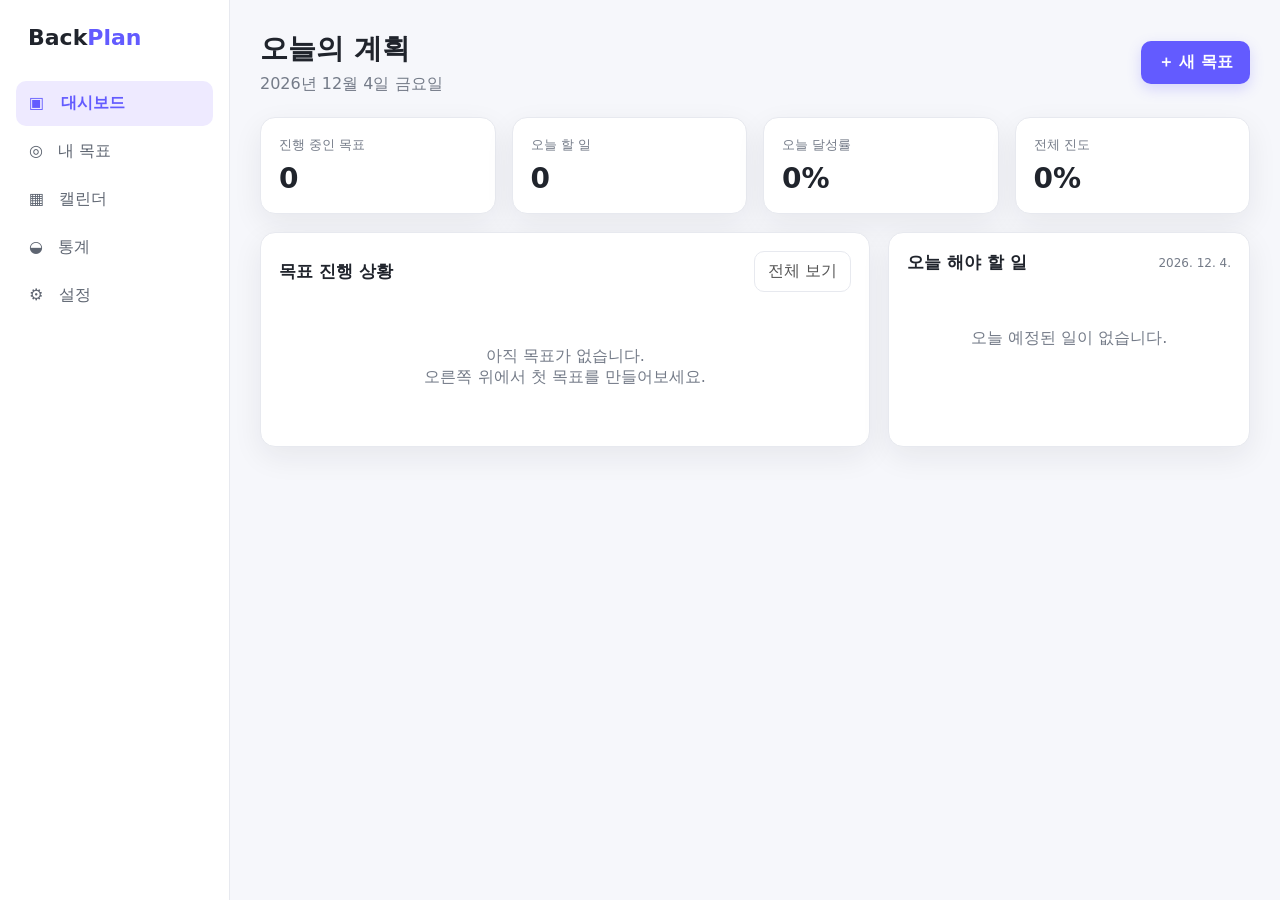
<file: v10/index.html>
<!doctype html>
<html lang="ko">
  <head>
    <meta charset="utf-8" />
    <meta name="viewport" content="width=device-width,initial-scale=1" />
    <title>BackPlan — 역산형 계획</title>
    <link rel="stylesheet" href="./style.css" />
  </head>
  <body>
    <div class="app">
      <aside class="side">
        <div class="logo">Back<span>Plan</span></div>
        <nav class="nav">
          <button class="active" data-page="dashboard">▣ &nbsp; 대시보드</button
          ><button data-page="goals">◎ &nbsp; 내 목표</button
          ><button data-page="calendar">▦ &nbsp; 캘린더</button
          ><button data-page="stats">◒ &nbsp; 통계</button
          ><button data-page="settings">⚙ &nbsp; 설정</button>
        </nav>
      </aside>
      <main class="main">
        <section id="dashboard" class="page active">
          <div class="top">
            <div class="title">
              <h1>오늘의 계획</h1>
              <p id="todayText"></p>
            </div>
            <button class="primary" id="newGoal">＋ 새 목표</button>
          </div>
          <div class="grid">
            <div class="card stat">
              <div class="label">진행 중인 목표</div>
              <div class="num" id="statGoals">0</div>
            </div>
            <div class="card stat">
              <div class="label">오늘 할 일</div>
              <div class="num" id="statTasks">0</div>
            </div>
            <div class="card stat">
              <div class="label">오늘 달성률</div>
              <div class="num" id="statRate">0%</div>
            </div>
            <div class="card stat">
              <div class="label">전체 진도</div>
              <div class="num" id="statProgress">0%</div>
            </div>
          </div>
          <div class="layout">
            <div class="card">
              <div class="section-title">
                <h2>목표 진행 상황</h2>
                <button class="secondary" id="viewAllGoals">전체 보기</button>
              </div>
              <div id="goalList"></div>
            </div>
            <div class="card">
              <div class="section-title">
                <h2>오늘 해야 할 일</h2>
                <span class="small" id="taskDate"></span>
              </div>
              <div id="todayTasks"></div>
              <div id="warning"></div>
            </div>
          </div>
        </section>
        <section id="goals" class="page">
          <div class="top">
            <div class="title">
              <h1>내 목표</h1>
              <p>
                최종 목표에서 실제 가능한 반복 주기로 오늘의 분량을 역산합니다.
              </p>
            </div>
            <button class="primary" id="newGoal2">＋ 새 목표</button>
          </div>
          <div class="card"><div id="allGoals"></div></div>
        </section>
        <section id="calendar" class="page">
          <div class="top">
            <div class="title">
              <h1 id="calendarTitle">연간 캘린더</h1>
              <p>
                계획 범위는 막대로, 월간·일간 화면에서 세부 일정을 확인하세요.
              </p>
            </div>
            <div class="month-nav">
              <button class="secondary" id="backAnnual">연간으로</button>
            </div>
          </div>
          <div id="annualView">
            <div class="section-title">
              <div>
                <b id="annualRangeText"></b>
                <div class="small">
                  월 헤더에 커서를 올리면 열 전체가 강조되고, 클릭하면 월간
                  캘린더로 이동합니다.
                </div>
              </div>
            </div>
            <div class="annual-wrap">
                <button class="secondary" id="editCalendarRange">
                  표시 기간 설정
                </button>
              <div id="annualGrid" class="annual"></div>
            </div>
            <div id="annualLegend" class="legend"></div>
          </div>
          <div id="monthlyView" style="display: none">
            <div class="section-title">
              <div>
                <b id="monthTitle"></b>
                <div class="small">
                  날짜를 클릭하면 해당 날짜의 체크리스트가 열립니다.
                </div>
              </div>
              <div class="month-nav">
                <button class="secondary" id="prevMonth">‹</button
                ><button class="secondary" id="nextMonth">›</button>
              </div>
            </div>
            <div id="monthGrid" class="month-grid"></div>
          </div>
        </section>
        <section id="stats" class="page">
          <div class="top">
            <div class="title">
              <h1>통계</h1>
              <p>계획과 실제 진도를 비교합니다.</p>
            </div>
          </div>
          <div class="grid">
            <div class="card stat">
              <div class="label">계획 달성률</div>
              <div class="num" id="sPlan">0%</div>
            </div>
            <div class="card stat">
              <div class="label">완료한 분량</div>
              <div class="num" id="sDone">0</div>
            </div>
            <div class="card stat">
              <div class="label">남은 분량</div>
              <div class="num" id="sRemain">0</div>
            </div>
            <div class="card stat">
              <div class="label">재계획 횟수</div>
              <div class="num" id="sReschedule">0</div>
            </div>
          </div>
          <div class="card" style="margin-top: 18px">
            <h2 style="font-size: 17px">목표별 통계</h2>
            <table class="plan-table">
              <thead>
                <tr>
                  <th>목표</th>
                  <th>진도</th>
                  <th>기간</th>
                  <th>주기</th>
                  <th>상태</th>
                </tr>
              </thead>
              <tbody id="statsTable"></tbody>
            </table>
          </div>
        </section>
        <section id="settings" class="page">
          <div class="top">
            <div class="title">
              <h1>설정</h1>
              <p>캘린더 표시 범위, 카테고리, 스탬프를 설정합니다.</p>
            </div>
          </div>
          <div class="card">
            <h2 style="font-size: 17px">역산 기본값</h2>
            <div class="form">
              <div class="row">
                <div class="field">
                  <label>기본 하루 최대 분량</label
                  ><input id="defaultLimit" type="number" min="1" />
                </div>
                <div class="field">
                  <label>일요일 가중치</label
                  ><input id="sunWeight" type="number" min="0" step="0.1" />
                </div>
              </div>
              <button class="primary" id="saveSettings">기본값 저장</button>
            </div>
          </div>
          <div class="card" style="margin-top: 18px">
            <div class="section-title">
              <h2 style="font-size: 17px">연간 캘린더 표시 범위</h2>
            </div>
            <div class="row">
              <div class="field">
                <label>시작 월</label><input id="calStart" type="month" />
              </div>
              <div class="field">
                <label>표시 개월 수 (최대 12개월)</label
                ><input id="calMonths" type="number" min="1" max="12" />
              </div>
            </div>
            <button class="primary" id="saveCalRange" style="margin-top: 12px">
              캘린더 범위 저장
            </button>
          </div>
          <div class="card" style="margin-top: 18px">
            <div class="section-title">
              <h2 style="font-size: 17px">카테고리</h2>
              <button class="secondary" id="addCategory">＋ 카테고리</button>
            </div>
            <div id="categoryList"></div>
          </div>
          <div class="card" style="margin-top: 18px">
            <h2 style="font-size: 17px">계획 스탬프 이미지</h2>
            <div class="field">
              <label>이미지 업로드</label
              ><input id="stampUpload" type="file" accept="image/*" />
              <div class="file-note">
                내 목표에서 목표를 클릭하면 스탬프판이 표시됩니다. 완료한 칸을
                클릭하면 이 이미지가 찍힙니다.
              </div>
              <img
                id="stampPreview"
                class="preview-img"
                style="display: none"
              />
            </div>
            <button class="secondary" id="clearStamp" style="margin-top: 10px">
              스탬프 이미지 삭제
            </button>
          </div>
        </section>
      </main>
    </div>
    <!-- goal modal -->
    <div class="modal-bg" id="goalModal">
      <div class="modal">
        <h2 id="goalModalTitle">새 목표 만들기</h2>
        <p class="small">
          마감일까지 선택한 주기에 해당하는 날에만 분량을 배분합니다.
        </p>
        <div class="form">
          <div class="field">
            <label>목표 이름</label
            ><input id="gTitle" placeholder="예: 수학 문제집" />
          </div>
          <div class="row">
            <div class="field">
              <label>단위</label
              ><select id="gUnit">
                <option value="PAGE">페이지</option>
                <option value="LECTURE">강</option>
                <option value="PROBLEM">문제</option>
                <option value="CHAPTER">단원</option>
                <option value="CUSTOM">직접 입력</option>
              </select>
            </div>
            <div class="field">
              <label>직접 입력 단위명</label
              ><input
                id="gCustomUnit"
                placeholder="예: 세트, 지문, 개념"
                disabled
              />
            </div>
          </div>
          <div class="row">
            <div class="field">
              <label>범위 시작</label
              ><input
                id="gRangeStart"
                type="number"
                min="1"
                placeholder="예: 9"
              />
            </div>
            <div class="field">
              <label>범위 끝</label
              ><input
                id="gRangeEnd"
                type="number"
                min="1"
                placeholder="예: 33"
              />
            </div>
          </div>
          <div class="row">
            <div class="field">
              <label
                >총량 <span class="small">(범위 입력 시 자동 계산)</span></label
              ><input id="gTotal" type="number" min="1" placeholder="24" />
            </div>
            <div class="field">
              <label>카테고리</label
              ><select id="gCategory"></select>
            </div>
          </div>
          <div class="row">
            <div class="field">
              <label>시작일</label><input id="gStart" type="date" />
            </div>
            <div class="field">
              <label>마감일</label><input id="gEnd" type="date" />
            </div>
          </div>
          <div class="row">
            <div class="field">
              <label>하루 최대 분량</label
              ><input id="gLimit" type="number" min="1" />
            </div>
            <div class="field">
              <label>일요일 가중치</label
              ><input id="gSun" type="number" min="0" step="0.1" />
            </div>
          </div>
          <div class="field">
            <label>계획 주기</label
            ><select id="gRecurrence">
              <option value="DAILY">매일</option>
              <option value="ALTERNATE">격일</option>
              <option value="WEEKLY">매주 같은 요일</option>
              <option value="WEEKDAYS">평일(월~금)</option>
              <option value="WEEKENDS">주말(토~일)</option>
              <option value="CUSTOM_WEEKDAYS">요일 직접 선택</option>
            </select>
          </div>
          <div class="field" id="weekdayField" style="display: none">
            <label>요일 선택</label>
            <div class="days" id="recurrenceDays">
              <label><input type="checkbox" value="1" /> 월</label
              ><label><input type="checkbox" value="2" /> 화</label
              ><label><input type="checkbox" value="3" /> 수</label
              ><label><input type="checkbox" value="4" /> 목</label
              ><label><input type="checkbox" value="5" /> 금</label
              ><label><input type="checkbox" value="6" /> 토</label
              ><label><input type="checkbox" value="0" /> 일</label>
            </div>
          </div>
          <div class="field" id="weeklyField" style="display: none">
            <label>매주 반복할 요일</label
            ><select id="gWeeklyDay">
              <option value="1">월</option>
              <option value="2">화</option>
              <option value="3">수</option>
              <option value="4">목</option>
              <option value="5">금</option>
              <option value="6">토</option>
              <option value="0">일</option>
            </select>
          </div>
          <div id="preview" class="warning" style="display: none"></div>
        </div>
        <div class="modal-actions">
          <button class="secondary" id="closeGoal">취소</button
          ><button class="primary" id="createGoal">역산 계획 생성</button>
        </div>
      </div>
    </div>
    <!-- detail modal -->
    <div class="modal-bg" id="detailModal">
      <div class="modal">
        <div class="section-title">
          <div>
            <h2 id="detailTitle" style="margin: 0"></h2>
            <div class="small" id="detailSub"></div>
          </div>
          <button class="secondary" id="closeDetail">닫기</button>
        </div>
        <div id="detailList" class="detail-list"></div>
      </div>
    </div>
    <!-- stamp modal -->
    <div class="modal-bg" id="stampModal">
      <div class="modal">
        <div class="section-title">
          <div>
            <h2 id="stampTitle" style="margin: 0"></h2>
            <div class="small" id="stampSub"></div>
          </div>
          <button class="secondary" id="closeStamp">닫기</button>
        </div>
        <div id="stampBoard" class="stamp-board"></div>
      </div>
    </div>

    <script src="./index.js"></script>
  </body>
</html>
</file>
<file: v10/style.css>
:root {
  --bg: #f6f7fb;
  --card: #fff;
  --text: #20242c;
  --muted: #747b88;
  --line: #e7e9ef;
  --accent: #635bff;
  --accent2: #eeeaff;
  --danger: #d95d66;
  --good: #23936b;
  --shadow: 0 10px 30px rgba(31, 35, 45, 0.07);
}
* {
  box-sizing: border-box;
}
body {
  margin: 0;
  font-family:
    Inter,
    ui-sans-serif,
    system-ui,
    -apple-system,
    BlinkMacSystemFont,
    "Segoe UI",
    sans-serif;
  color: var(--text);
  background: var(--bg);
}
button,
input,
select {
  font: inherit;
}
button {
  cursor: pointer;
  border: 0;
}
.app {
  display: flex;
  min-height: 100vh;
}
.side {
  width: 230px;
  background: #fff;
  border-right: 1px solid var(--line);
  padding: 25px 16px;
  position: fixed;
  inset: 0 auto 0 0;
}
.logo {
  font-weight: 850;
  font-size: 22px;
  padding: 0 12px 28px;
}
.logo span {
  color: var(--accent);
}
.nav button {
  display: block;
  width: 100%;
  text-align: left;
  background: transparent;
  padding: 12px 13px;
  border-radius: 10px;
  color: #5e6571;
  margin: 3px 0;
}
.nav button.active,
.nav button:hover {
  background: var(--accent2);
  color: var(--accent);
  font-weight: 700;
}
.main {
  margin-left: 230px;
  width: calc(100% - 230px);
  padding: 30px;
  max-width: 1600px;
}
.top {
  display: flex;
  justify-content: space-between;
  align-items: center;
  margin-bottom: 22px;
  gap: 12px;
}
.title h1 {
  font-size: 28px;
  margin: 0 0 6px;
}
.title p {
  margin: 0;
  color: var(--muted);
}
.primary {
  background: var(--accent);
  color: white;
  padding: 11px 17px;
  border-radius: 10px;
  font-weight: 750;
  box-shadow: 0 5px 14px rgba(99, 91, 255, 0.22);
}
.secondary {
  background: #fff;
  border: 1px solid var(--line);
  padding: 9px 13px;
  border-radius: 10px;
  color: #555;
}
.grid {
  display: grid;
  grid-template-columns: repeat(4, 1fr);
  gap: 16px;
}
.card {
  background: var(--card);
  border: 1px solid var(--line);
  border-radius: 15px;
  padding: 18px;
  box-shadow: var(--shadow);
}
.stat .label {
  font-size: 13px;
  color: var(--muted);
}
.stat .num {
  font-size: 28px;
  font-weight: 800;
  margin-top: 8px;
}
.layout {
  display: grid;
  grid-template-columns: 1.35fr 0.8fr;
  gap: 18px;
  margin-top: 18px;
}
.section-title {
  display: flex;
  justify-content: space-between;
  align-items: center;
  margin-bottom: 14px;
  gap: 8px;
}
.section-title h2 {
  font-size: 17px;
  margin: 0;
}
.goal {
  padding: 16px 0;
  border-bottom: 1px solid var(--line);
}
.goal:last-child {
  border-bottom: 0;
}
.goal-head {
  display: flex;
  justify-content: space-between;
  gap: 10px;
}
.goal-title {
  font-weight: 750;
}
.small {
  font-size: 12px;
  color: var(--muted);
}
.bar {
  height: 8px;
  background: #eef0f4;
  border-radius: 20px;
  overflow: hidden;
  margin-top: 10px;
}
.bar i {
  display: block;
  height: 100%;
  border-radius: 20px;
}
.task {
  display: flex;
  gap: 11px;
  padding: 12px 0;
  border-bottom: 1px solid var(--line);
  align-items: flex-start;
}
.task:last-child {
  border: 0;
}
.check {
  width: 20px;
  height: 20px;
  border: 1.5px solid #cfd3dc;
  border-radius: 6px;
  background: #fff;
  flex: none;
}
.task.done .check {
  background: var(--accent);
  border-color: var(--accent);
  position: relative;
}
.task.done .check:after {
  content: "✓";
  color: white;
  position: absolute;
  font-size: 13px;
  left: 4px;
  top: 0;
}
.task.done .txt {
  text-decoration: line-through;
  color: #9aa0aa;
}
.task .txt {
  flex: 1;
}
.warning {
  margin-top: 16px;
  background: #fff8e9;
  border: 1px solid #f4dfaa;
  color: #8b6a23;
  border-radius: 12px;
  padding: 13px;
}
.page {
  display: none;
}
.page.active {
  display: block;
}
.tabs {
  display: flex;
  gap: 6px;
  margin-bottom: 15px;
  flex-wrap: wrap;
}
.tabs button {
  background: #fff;
  border: 1px solid var(--line);
  padding: 8px 12px;
  border-radius: 9px;
  color: #68707c;
}
.tabs button.active {
  background: var(--accent2);
  border-color: #d9d4ff;
  color: var(--accent);
  font-weight: 700;
}
.modal-bg {
  position: fixed;
  inset: 0;
  background: rgba(20, 24, 32, 0.38);
  display: none;
  align-items: center;
  justify-content: center;
  padding: 20px;
  z-index: 50;
}
.modal-bg.open {
  display: flex;
}
.modal {
  background: #fff;
  width: min(760px, 100%);
  max-height: 92vh;
  overflow: auto;
  border-radius: 18px;
  padding: 24px;
  box-shadow: 0 25px 80px rgba(0, 0, 0, 0.2);
}
.modal h2 {
  margin-top: 0;
}
.form {
  display: grid;
  gap: 13px;
}
.row {
  display: grid;
  grid-template-columns: 1fr 1fr;
  gap: 12px;
}
.field label {
  display: block;
  font-size: 12px;
  color: var(--muted);
  margin-bottom: 6px;
}
.field input,
.field select,
.field textarea {
  width: 100%;
  padding: 10px;
  border: 1px solid #dfe2e8;
  border-radius: 9px;
  background: #fff;
}
.days {
  display: flex;
  gap: 6px;
  flex-wrap: wrap;
}
.days label {
  display: flex;
  align-items: center;
  gap: 5px;
  border: 1px solid var(--line);
  padding: 7px 9px;
  border-radius: 8px;
  font-size: 12px;
}
.modal-actions {
  display: flex;
  justify-content: flex-end;
  gap: 8px;
  margin-top: 20px;
}
.empty {
  padding: 40px;
  text-align: center;
  color: var(--muted);
}
.plan-table {
  width: 100%;
  border-collapse: collapse;
}
.plan-table th,
.plan-table td {
  padding: 11px 8px;
  border-bottom: 1px solid var(--line);
  text-align: left;
  font-size: 13px;
}
.pill {
  display: inline-block;
  padding: 4px 7px;
  border-radius: 99px;
  background: #edf8f3;
  color: var(--good);
  font-size: 11px;
  font-weight: 700;
}
.danger {
  color: var(--danger);
}
/* annual calendar */
.annual-wrap {
  overflow: auto;
  border: 1px solid var(--line);
  border-radius: 14px;
  background: #fff;
}
.annual {
  display: grid;
  grid-template-columns: minmax(220px, 1.2fr) repeat(12, minmax(90px, 1fr));
  min-width: 1320px;
}
.annual .cell {
  border-right: 1px solid var(--line);
  border-bottom: 1px solid var(--line);
  min-height: 58px;
  padding: 8px;
  position: relative;
}
.annual .head {
  min-height: 42px;
  background: #fafbfc;
  font-weight: 750;
  text-align: center;
}
.annual .plan-name {
  font-weight: 750;
  white-space: nowrap;
  overflow: hidden;
  text-overflow: ellipsis;
}
.annual .month-head {
  cursor: pointer;
  transition: 0.15s;
}
.annual .month-head:hover,
.annual .month-col-hover {
  background: #f1efff;
}
.plan-bar {
  height: 34px;
  border-radius: 999px;
  display: flex;
  align-items: center;
  padding: 0 10px;
  color: #20242c;
  font-size: 12px;
  font-weight: 700;
  white-space: nowrap;
  overflow: hidden;
  text-overflow: ellipsis;
  position: absolute;
  top: 12px;
  z-index: 2;
  box-shadow: inset 0 0 0 1px rgba(0, 0, 0, 0.04);
}
.plan-bar:hover {
  filter: brightness(0.98);
  box-shadow: 0 0 0 2px rgba(99, 91, 255, 0.18);
}
.annual-row {
  display: contents;
}
.annual-empty {
  grid-column: 1/-1;
  padding: 50px;
  text-align: center;
  color: var(--muted);
}
.legend {
  display: flex;
  gap: 10px;
  flex-wrap: wrap;
  margin-top: 12px;
}
.legend-item {
  font-size: 12px;
  display: flex;
  align-items: center;
  gap: 6px;
}
.dot {
  width: 10px;
  height: 10px;
  border-radius: 50%;
}
/* monthly */
.month-nav {
  display: flex;
  align-items: center;
  gap: 8px;
}
.month-grid {
  display: grid;
  grid-template-columns: repeat(7, 1fr);
  gap: 8px;
}
.month-dow {
  text-align: center;
  font-size: 12px;
  color: var(--muted);
  padding: 6px;
}
.mday {
  min-height: 130px;
  background: #fff;
  border: 1px solid var(--line);
  border-radius: 10px;
  padding: 8px;
  cursor: pointer;
}
.mday.out {
  opacity: 0.45;
  background: #fafafa;
}
.mday:hover {
  border-color: #c9c3ff;
}
.mdate {
  font-weight: 750;
  font-size: 12px;
}
.mini-plan {
  margin-top: 6px;
  border-radius: 7px;
  padding: 5px;
  font-size: 11px;
  white-space: nowrap;
  overflow: hidden;
  text-overflow: ellipsis;
}
.detail-list {
  display: grid;
  gap: 9px;
}
.detail-item {
  display: flex;
  gap: 10px;
  align-items: flex-start;
  padding: 11px;
  border: 1px solid var(--line);
  border-radius: 10px;
}
.detail-item .stamp-mini {
  width: 22px;
  height: 22px;
  border-radius: 6px;
  overflow: hidden;
  background: #f0f1f5;
  flex: none;
}
.detail-item img {
  width: 100%;
  height: 100%;
  object-fit: cover;
}
.detail-item input {
  width: 19px;
  height: 19px;
  flex: none;
}
/* stamp board */
.stamp-board {
  display: grid;
  grid-template-columns: repeat(auto-fill, minmax(82px, 1fr));
  gap: 8px;
  margin-top: 12px;
}
.stamp-cell {
  min-height: 82px;
  border: 1px solid var(--line);
  background: #fff;
  border-radius: 10px;
  position: relative;
  display: flex;
  align-items: center;
  justify-content: center;
  cursor: pointer;
  overflow: hidden;
}
.stamp-cell:hover {
  border-color: #c9c3ff;
}
.stamp-cell .stamp-img {
  width: 58px;
  height: 58px;
  object-fit: contain;
  opacity: 0.95;
}
.stamp-cell .stamp-num {
  position: absolute;
  top: 5px;
  left: 6px;
  font-size: 10px;
  color: var(--muted);
  font-weight: 700;
}
.stamp-cell.done {
  background: #faf8ff;
}
.stamp-cell.done:after {
  content: "";
  position: absolute;
  inset: 0;
  background: rgba(99, 91, 255, 0.04);
}
.category-row {
  display: grid;
  grid-template-columns: 1fr 60px auto;
  gap: 8px;
  align-items: center;
  margin-bottom: 8px;
}
.color-input {
  width: 60px !important;
  height: 40px;
  padding: 3px !important;
}
.setting-box {
  border: 1px solid var(--line);
  border-radius: 12px;
  padding: 14px;
  margin-top: 10px;
}
.file-note {
  font-size: 12px;
  color: var(--muted);
  margin-top: 6px;
}
.preview-img {
  max-width: 100px;
  max-height: 100px;
  border: 1px solid var(--line);
  border-radius: 10px;
  padding: 5px;
  margin-top: 8px;
}
@media (max-width: 900px) {
  .side {
    width: 72px;
  }
  .logo {
    font-size: 0;
  }
  .logo span {
    font-size: 22px;
  }
  .nav button {
    font-size: 0;
    text-align: center;
  }
  .nav button:first-letter {
    font-size: 18px;
  }
  .main {
    margin-left: 72px;
    width: calc(100% - 72px);
    padding: 18px;
  }
  .grid {
    grid-template-columns: repeat(2, 1fr);
  }
  .layout {
    grid-template-columns: 1fr;
  }
}
@media (max-width: 560px) {
  .grid {
    grid-template-columns: 1fr;
  }
  .row {
    grid-template-columns: 1fr;
  }
  .main {
    padding: 12px;
  }
  .month-grid {
    grid-template-columns: repeat(2, 1fr);
  }
  .month-dow {
    display: none;
  }
}
#allGoals .goal-folder-row {
  margin: 0 0 10px;
  padding: 12px 0;
  border-bottom: 1px solid var(--line);
}
#allGoals .goal-folder-row .folder-head {
  min-height: 38px;
}
#allGoals .goal-folder-row .child-list {
  margin-top: 9px;
}
#allGoals .goal-folder-row .child-list .goal {
  margin: 7px 0;
  padding: 12px 14px;
  background: #fafbfc;
  border: 1px solid var(--line);
  border-radius: 10px;
}
#allGoals .goal-folder-row .child-list .goal:last-child {
  margin-bottom: 0;
}
.folder-goal-row .folder-type.curriculum,
.folder-row .folder-type.curriculum {
  background: #eadcff;
  color: #6b3fa0;
}
.folder-goal-row .folder-type.general,
.folder-row .folder-type.general {
  background: #dfeeff;
  color: #2868a8;
}
.folder-goal-row .folder-icon,
.folder-row .folder-icon {
  display: inline-flex;
  align-items: center;
  justify-content: center;
  width: 24px;
  height: 24px;
  border-radius: 7px;
  margin-right: 5px;
}
.folder-goal-row .folder-icon.curriculum,
.folder-row .folder-icon.curriculum {
  background: #eadcff;
  color: #6b3fa0;
}
.folder-goal-row .folder-icon.general,
.folder-row .folder-icon.general {
  background: #dfeeff;
  color: #2868a8;
}
#monthGrid .mini-plan {
  color: #111 !important;
}

.calendar-control-row {
  display: flex;
  align-items: center;
  gap: 10px;
  flex-wrap: wrap;
}
.calendar-control-row > * {
  margin-left: 0 !important;
  margin-right: 0 !important;
}

.goal-create-row {
  display: flex;
  align-items: center;
  gap: 10px;
  flex-wrap: wrap;
}
.goal-create-row > * {
  margin: 0 !important;
}
.folder-row .folder-icon {
  display: inline-flex;
  align-items: center;
  justify-content: center;
  width: 24px;
  height: 24px;
  border-radius: 7px;
  margin-right: 5px;
  font-size: 14px;
}
.folder-row .folder-icon.curriculum {
  background: #e9ddff;
  color: #7048a8;
}
.folder-row .folder-icon.general {
  background: #e6f1ff;
  color: #3973b8;
}
.folder-row .folder-title {
  display: inline-flex;
  align-items: center;
}
#monthGrid .mini-plan {
  color: #111 !important;
}

.folder-tools {
  display: flex;
  gap: 8px;
  align-items: center;
  flex-wrap: wrap;
}
.folder-row {
  padding: 13px 0;
  border-bottom: 1px solid var(--line);
}
.folder-head {
  display: flex;
  align-items: center;
  justify-content: space-between;
  gap: 10px;
}
.folder-title {
  font-weight: 800;
}
.folder-type {
  font-size: 11px;
  padding: 3px 7px;
  border-radius: 999px;
  background: #f1f2f6;
  color: #68707c;
}
.child-list {
  margin: 8px 0 0 20px;
  padding-left: 14px;
  border-left: 2px solid var(--line);
}
.sort-row {
  display: flex;
  gap: 8px;
  align-items: center;
  flex-wrap: wrap;
}
.sort-row select {
  padding: 8px;
  border: 1px solid var(--line);
  border-radius: 9px;
  background: #fff;
}
.calendar-controls {
  display: flex;
  gap: 8px;
  align-items: center;
  flex-wrap: wrap;
}
.calendar-select-panel {
  display: none;
  margin: 12px 0 16px;
}
.calendar-select-panel.open {
  display: block;
}
.select-group {
  border-top: 1px solid var(--line);
  padding: 12px 0;
}
.select-item {
  display: flex;
  align-items: center;
  gap: 8px;
  padding: 6px 0;
}
.select-item.folder {
  font-weight: 750;
}
.select-children {
  margin-left: 24px;
}
.reset-icon {
  width: 34px;
  height: 34px;
  padding: 0;
  border: 1px solid var(--line);
  border-radius: 9px;
  background: #fff;
  color: #68707c;
}
.folder-pill {
  font-size: 11px;
  color: #666;
  margin-left: 6px;
}
.bar-folder {
  height: 30px;
  border-radius: 9px;
}
.annual .folder-name {
  font-weight: 800;
}
.collapse-btn {
  background: transparent;
  color: #666;
  font-size: 14px;
  padding: 2px 5px;
}
</file>
